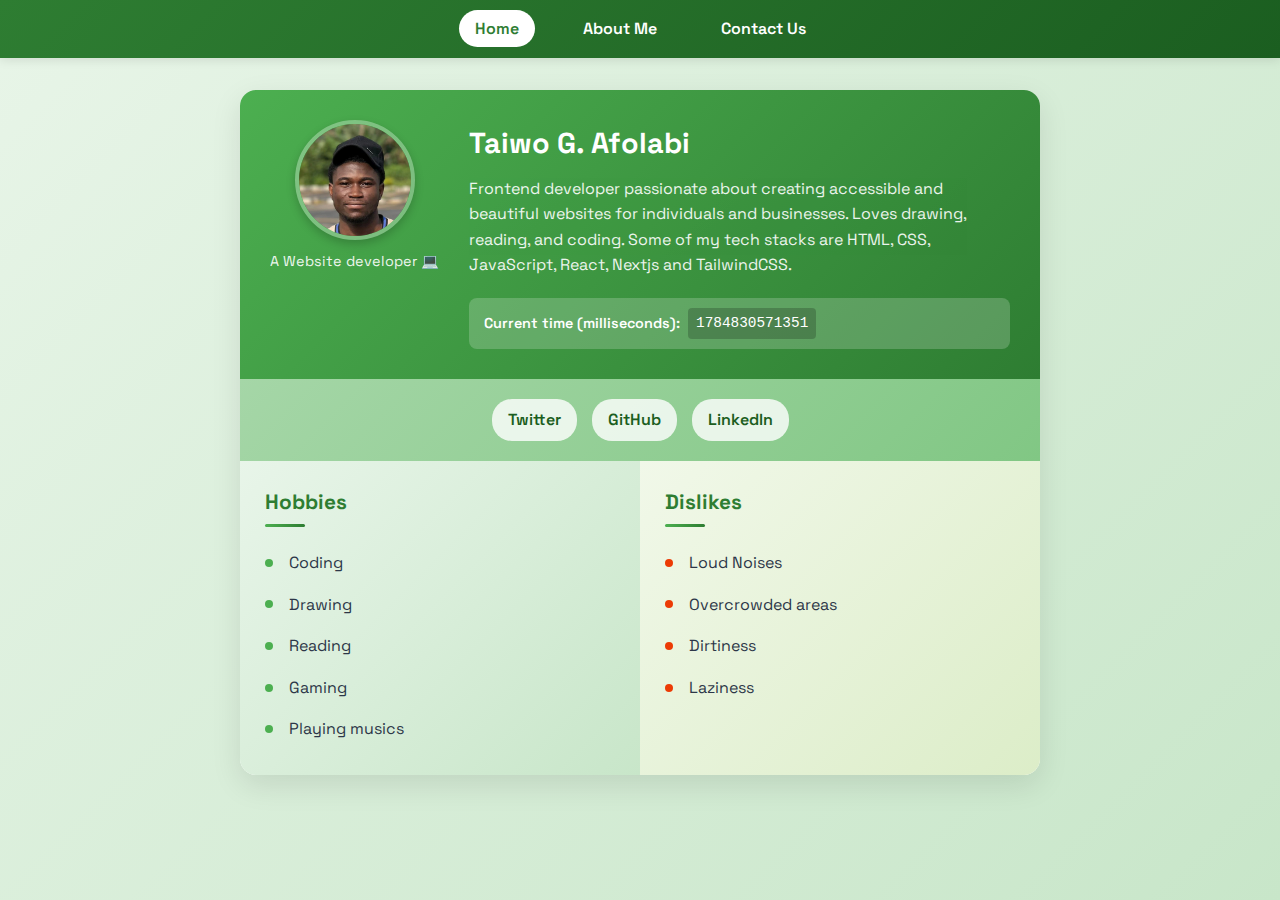
<file: index.html>
<!DOCTYPE html>
<html lang="en">
  <head>
    <meta charset="UTF-8" />
    <meta name="viewport" content="width=device-width, initial-scale=1.0" />
    <title>Taiwo Afolabi - Profile</title>
    <link rel="stylesheet" href="style.css" />
    <link rel="stylesheet" href="shared.css" />
  </head>
  <body>
    <nav class="main-nav" data-testid="test-main-navigation">
      <ul class="nav-list">
        <li><a href="index.html" class="nav-link active">Home</a></li>
        <li><a href="about.html" class="nav-link">About Me</a></li>
        <li><a href="contact.html" class="nav-link">Contact Us</a></li>
      </ul>
    </nav>

    <main class="container">
      <article class="profile-card" data-testid="test-profile-card">
        <header class="profile-header">
          <figure class="avatar-container">
            <img
              src="images/me.png"
              alt="Profile photo of Taiwo Afolabi, a frontend developer"
              class="avatar"
              data-testid="test-user-avatar"
            />
            <figcaption class="avatar-caption">
              A Website developer 💻
            </figcaption>
          </figure>

          <div class="profile-info">
            <h2 class="user-name" data-testid="test-user-name">
              Taiwo G. Afolabi
            </h2>
            <p class="user-bio" data-testid="test-user-bio">
              Frontend developer passionate about creating accessible and
              beautiful websites for individuals and businesses. Loves drawing,
              reading, and coding. Some of my tech stacks are HTML, CSS,
              JavaScript, React, Nextjs and TailwindCSS.
            </p>

            <div class="time-container">
              <span class="time-label">Current time (milliseconds):</span>
              <span
                class="user-time"
                data-testid="test-user-time"
                id="current-time"
              ></span>
            </div>
          </div>
        </header>

        <nav class="social-links" data-testid="test-user-social-links">
          <a
            href="https://x.com/afolabi_ta578?t=9Wp2w1ISKya5NA8vsnPkmA&s=09"
            target="_blank"
            rel="noopener noreferrer"
            class="social-link"
            data-testid="test-user-social-twitter"
          >
            Twitter
          </a>
          <a
            href="https://github.com/folabteegee"
            target="_blank"
            rel="noopener noreferrer"
            class="social-link"
            data-testid="test-user-social-github"
          >
            GitHub
          </a>
          <a
            href="https://www.linkedin.com/in/taiwo-afolabi-b5b827227"
            target="_blank"
            rel="noopener noreferrer"
            class="social-link"
            data-testid="test-user-social-linkedin"
          >
            LinkedIn
          </a>
        </nav>

        <div class="profile-details">
          <section class="hobbies-section">
            <h3 class="section-title">Hobbies</h3>
            <ul class="hobbies-list" data-testid="test-user-hobbies">
              <li class="hobby-item">Coding</li>
              <li class="hobby-item">Drawing</li>
              <li class="hobby-item">Reading</li>
              <li class="hobby-item">Gaming</li>
              <li class="hobby-item">Playing musics</li>
            </ul>
          </section>

          <section class="dislikes-section">
            <h3 class="section-title">Dislikes</h3>
            <ul class="dislikes-list" data-testid="test-user-dislikes">
              <li class="dislike-item">Loud Noises</li>
              <li class="dislike-item">Overcrowded areas</li>
              <li class="dislike-item">Dirtiness</li>
              <li class="dislike-item">Laziness</li>
            </ul>
          </section>
        </div>
      </article>
    </main>

    <script src="script.js"></script>
  </body>
</html>
</file>
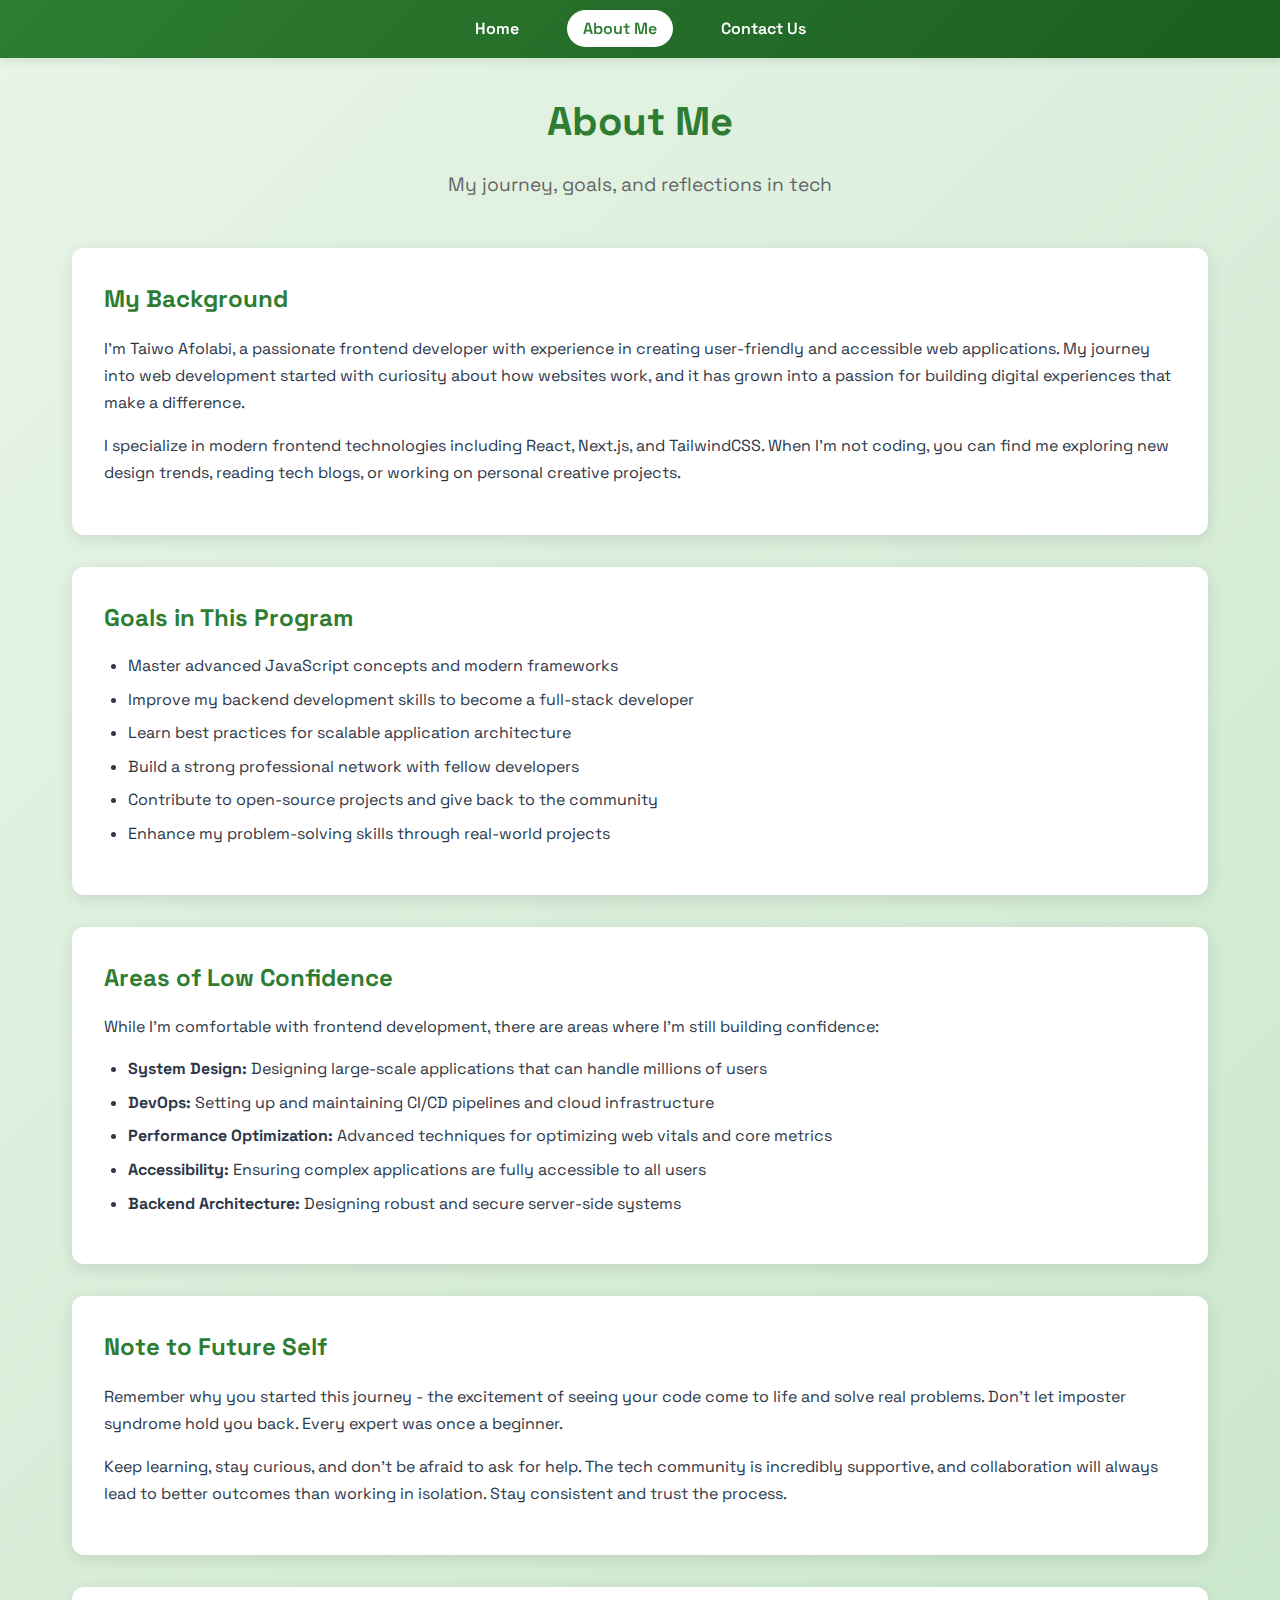
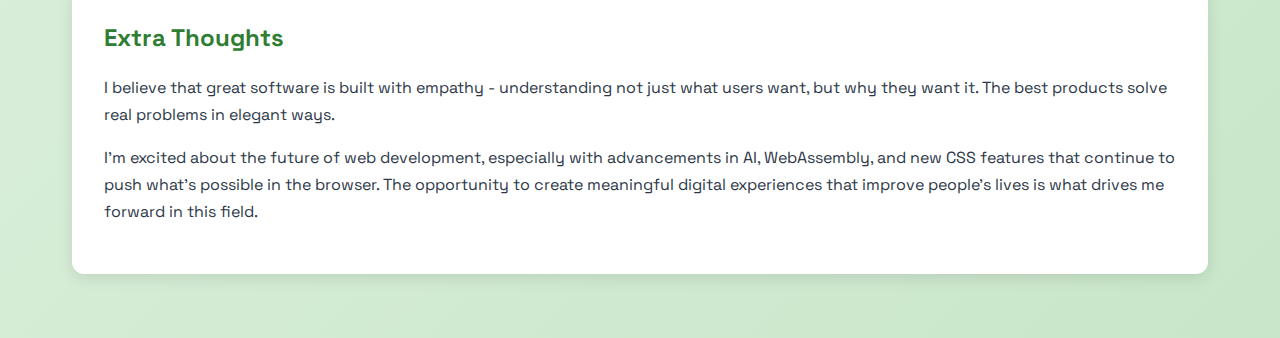
<file: about.html>
<!DOCTYPE html>
<html lang="en">
  <head>
    <meta charset="UTF-8" />
    <meta name="viewport" content="width=device-width, initial-scale=1.0" />
    <title>About Me - Taiwo Afolabi</title>
    <link rel="stylesheet" href="style.css" />
    <link rel="stylesheet" href="shared.css" />
  </head>
  <body>
    <nav class="main-nav" data-testid="test-main-navigation">
      <ul class="nav-list">
        <li><a href="index.html" class="nav-link">Home</a></li>
        <li><a href="about.html" class="nav-link active">About Me</a></li>
        <li><a href="contact.html" class="nav-link">Contact Us</a></li>
      </ul>
    </nav>

    <main class="container" data-testid="test-about-page">
      <header class="page-header">
        <h1>About Me</h1>
        <p>My journey, goals, and reflections in tech</p>
      </header>

      <section class="about-section" data-testid="test-about-bio">
        <h2>My Background</h2>
        <p>
          I'm Taiwo Afolabi, a passionate frontend developer with experience in
          creating user-friendly and accessible web applications. My journey
          into web development started with curiosity about how websites work,
          and it has grown into a passion for building digital experiences that
          make a difference.
        </p>
        <p>
          I specialize in modern frontend technologies including React, Next.js,
          and TailwindCSS. When I'm not coding, you can find me exploring new
          design trends, reading tech blogs, or working on personal creative
          projects.
        </p>
      </section>

      <section class="about-section" data-testid="test-about-goals">
        <h2>Goals in This Program</h2>
        <ul>
          <li>Master advanced JavaScript concepts and modern frameworks</li>
          <li>
            Improve my backend development skills to become a full-stack
            developer
          </li>
          <li>Learn best practices for scalable application architecture</li>
          <li>Build a strong professional network with fellow developers</li>
          <li>
            Contribute to open-source projects and give back to the community
          </li>
          <li>Enhance my problem-solving skills through real-world projects</li>
        </ul>
      </section>

      <section class="about-section" data-testid="test-about-confidence">
        <h2>Areas of Low Confidence</h2>
        <p>
          While I'm comfortable with frontend development, there are areas where
          I'm still building confidence:
        </p>
        <ul>
          <li>
            <strong>System Design:</strong> Designing large-scale applications
            that can handle millions of users
          </li>
          <li>
            <strong>DevOps:</strong> Setting up and maintaining CI/CD pipelines
            and cloud infrastructure
          </li>
          <li>
            <strong>Performance Optimization:</strong> Advanced techniques for
            optimizing web vitals and core metrics
          </li>
          <li>
            <strong>Accessibility:</strong> Ensuring complex applications are
            fully accessible to all users
          </li>
          <li>
            <strong>Backend Architecture:</strong> Designing robust and secure
            server-side systems
          </li>
        </ul>
      </section>

      <section class="about-section" data-testid="test-about-future-note">
        <h2>Note to Future Self</h2>
        <p>
          Remember why you started this journey - the excitement of seeing your
          code come to life and solve real problems. Don't let imposter syndrome
          hold you back. Every expert was once a beginner.
        </p>
        <p>
          Keep learning, stay curious, and don't be afraid to ask for help. The
          tech community is incredibly supportive, and collaboration will always
          lead to better outcomes than working in isolation. Stay consistent and
          trust the process.
        </p>
      </section>

      <section class="about-section" data-testid="test-about-extra">
        <h2>Extra Thoughts</h2>
        <p>
          I believe that great software is built with empathy - understanding
          not just what users want, but why they want it. The best products
          solve real problems in elegant ways.
        </p>
        <p>
          I'm excited about the future of web development, especially with
          advancements in AI, WebAssembly, and new CSS features that continue to
          push what's possible in the browser. The opportunity to create
          meaningful digital experiences that improve people's lives is what
          drives me forward in this field.
        </p>
      </section>
    </main>

    <script src="script.js"></script>
  </body>
</html>
</file>
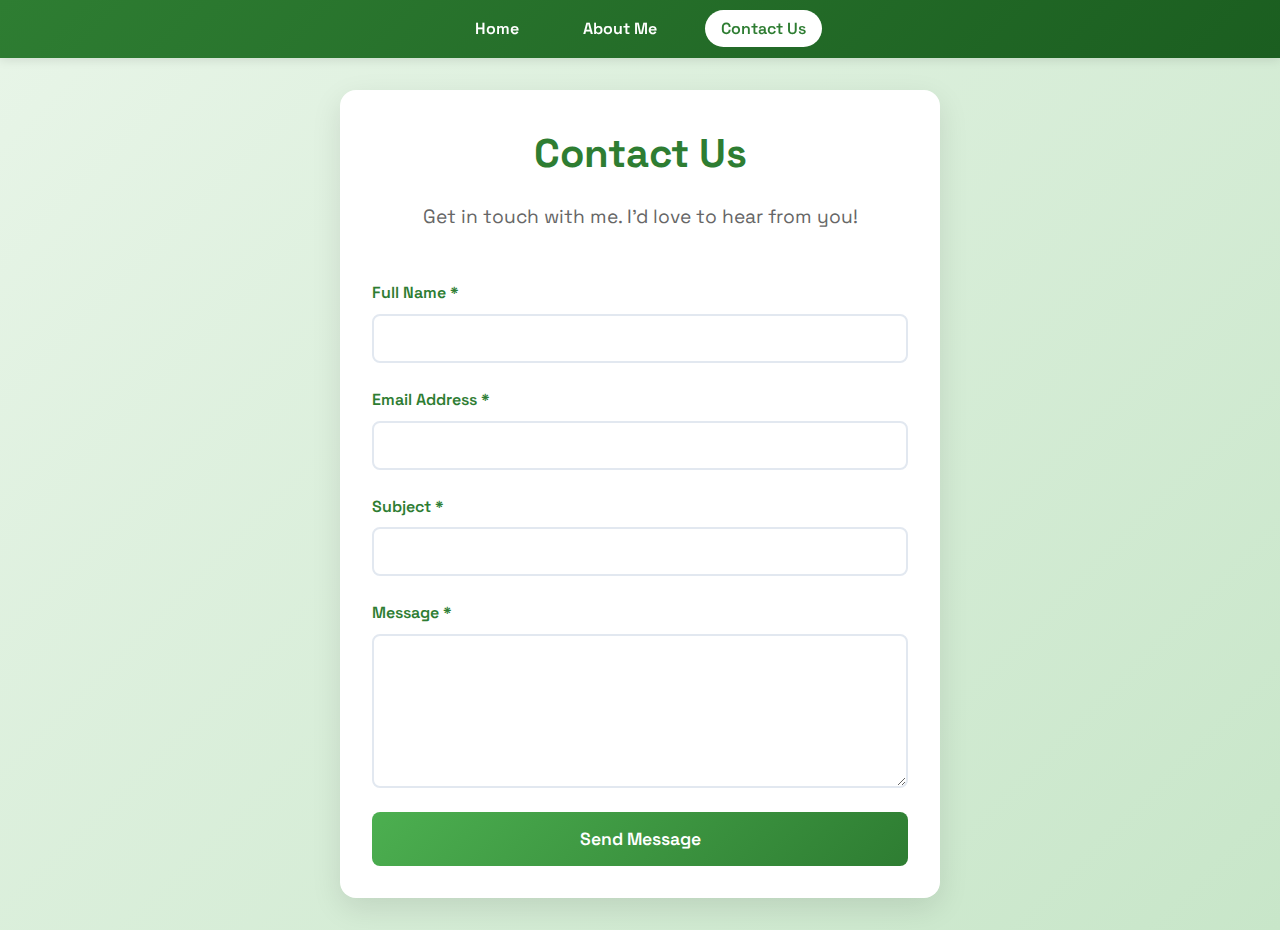
<file: contact.html>
<!DOCTYPE html>
<html lang="en">
  <head>
    <meta charset="UTF-8" />
    <meta name="viewport" content="width=device-width, initial-scale=1.0" />
    <title>Contact Us - Taiwo Afolabi</title>
    <link rel="stylesheet" href="style.css" />
    <link rel="stylesheet" href="shared.css" />
  </head>
  <body>
    <nav class="main-nav" data-testid="test-main-navigation">
      <ul class="nav-list">
        <li><a href="index.html" class="nav-link">Home</a></li>
        <li><a href="about.html" class="nav-link">About Me</a></li>
        <li><a href="contact.html" class="nav-link active">Contact Us</a></li>
      </ul>
    </nav>

    <main class="container">
      <section class="contact-section" data-testid="test-contact-page">
        <header class="page-header">
          <h1>Contact Us</h1>
          <p>Get in touch with me. I'd love to hear from you!</p>
        </header>

        <form class="contact-form" id="contactForm" novalidate>
          <div class="form-group">
            <label for="fullName" class="form-label">Full Name *</label>
            <input
              type="text"
              id="fullName"
              name="fullName"
              class="form-input"
              data-testid="test-contact-name"
              required
              aria-describedby="name-error"
            />
            <span
              class="error-message"
              id="name-error"
              data-testid="test-contact-error-name"
            ></span>
          </div>

          <div class="form-group">
            <label for="email" class="form-label">Email Address *</label>
            <input
              type="email"
              id="email"
              name="email"
              class="form-input"
              data-testid="test-contact-email"
              required
              aria-describedby="email-error"
            />
            <span
              class="error-message"
              id="email-error"
              data-testid="test-contact-error-email"
            ></span>
          </div>

          <div class="form-group">
            <label for="subject" class="form-label">Subject *</label>
            <input
              type="text"
              id="subject"
              name="subject"
              class="form-input"
              data-testid="test-contact-subject"
              required
              aria-describedby="subject-error"
            />
            <span
              class="error-message"
              id="subject-error"
              data-testid="test-contact-error-subject"
            ></span>
          </div>

          <div class="form-group">
            <label for="message" class="form-label">Message *</label>
            <textarea
              id="message"
              name="message"
              class="form-textarea"
              rows="6"
              data-testid="test-contact-message"
              required
              aria-describedby="message-error"
              minlength="10"
            ></textarea>
            <span
              class="error-message"
              id="message-error"
              data-testid="test-contact-error-message"
            ></span>
          </div>

          <button
            type="submit"
            class="submit-btn"
            data-testid="test-contact-submit"
          >
            Send Message
          </button>

          <div
            class="success-message"
            id="successMessage"
            data-testid="test-contact-success"
            style="display: none"
          >
            <p>✅ Thank you for your message! I'll get back to you soon.</p>
          </div>
        </form>
      </section>
    </main>

    <script src="script.js"></script>
  </body>
</html>
</file>
<file: style.css>
@import url("https://fonts.googleapis.com/css2?family=Inter:wght@300;400;500;600;700&display=swap");
@import url("https://fonts.googleapis.com/css2?family=Space+Grotesk:wght@300..700&display=swap");

* {
  margin: 0;
  padding: 0;
  box-sizing: border-box;
}

body {
  font-family: "Space Grotesk", sans-serif;
  line-height: 1.6;
  color: #2d3748;
  background: linear-gradient(135deg, #e8f5e8 0%, #c8e6c9 100%);
  min-height: 100vh;
}

/* Container */
.container {
  max-width: 1200px;
  margin: 0 auto;
  padding: 2rem;
}

/* Page Header */
.page-header {
  text-align: center;
  margin-bottom: 3rem;
}

.page-header h1 {
  font-size: 2.5rem;
  color: #2e7d32;
  margin-bottom: 1rem;
}

.page-header p {
  font-size: 1.2rem;
  color: #666;
}

/* Profile Card Styles */
.profile-card {
  background: white;
  border-radius: 16px;
  box-shadow: 0 10px 30px rgba(0, 0, 0, 0.1);
  overflow: hidden;
  max-width: 800px;
  width: 100%;
  margin: 0 auto;
  transition: transform 0.3s ease, box-shadow 0.3s ease;
}

.profile-card:hover {
  transform: translateY(-5px);
  box-shadow: 0 15px 40px rgba(0, 0, 0, 0.15);
}

.profile-header {
  display: flex;
  flex-direction: column;
  padding: 30px;
  background: linear-gradient(135deg, #4caf50 0%, #2e7d32 100%);
  color: white;
}

@media (min-width: 768px) {
  .profile-header {
    flex-direction: row;
    align-items: flex-start;
  }
}

.avatar-container {
  display: flex;
  flex-direction: column;
  align-items: center;
  margin-bottom: 20px;
}

@media (min-width: 768px) {
  .avatar-container {
    margin-right: 30px;
    margin-bottom: 0;
  }
}

.avatar {
  width: 120px;
  height: 120px;
  border-radius: 50%;
  object-fit: cover;
  border: 4px solid rgba(255, 255, 255, 0.3);
  box-shadow: 0 4px 10px rgba(0, 0, 0, 0.2);
}

.avatar-caption {
  margin-top: 10px;
  font-size: 0.9rem;
  opacity: 0.9;
}

.profile-info {
  flex: 1;
}

.user-name {
  font-size: 1.8rem;
  margin-bottom: 10px;
  font-weight: 700;
}

.user-bio {
  margin-bottom: 20px;
  opacity: 0.9;
  line-height: 1.6;
}

.time-container {
  display: flex;
  flex-wrap: wrap;
  align-items: center;
  gap: 8px;
  background: rgba(255, 255, 255, 0.2);
  padding: 10px 15px;
  border-radius: 8px;
  font-size: 0.9rem;
}

.time-label {
  font-weight: 600;
}

.user-time {
  font-family: "Courier New", monospace;
  background: rgba(0, 0, 0, 0.2);
  padding: 4px 8px;
  border-radius: 4px;
}

.social-links {
  display: flex;
  justify-content: center;
  padding: 20px;
  background: linear-gradient(135deg, #a5d6a7 0%, #81c784 100%);
  gap: 15px;
}

.social-link {
  color: #1b5e20;
  text-decoration: none;
  padding: 8px 16px;
  border-radius: 20px;
  background: rgba(255, 255, 255, 0.8);
  font-weight: 600;
  transition: all 0.3s ease;
  display: inline-block;
}

.social-link:focus {
  outline: 2px solid #1b5e20;
  outline-offset: 2px;
}

.social-link:hover {
  background: white;
  transform: translateY(-2px);
  box-shadow: 0 4px 8px rgba(0, 0, 0, 0.1);
}

.profile-details {
  display: grid;
  grid-template-columns: 1fr;
  gap: 0;
}

@media (min-width: 640px) {
  .profile-details {
    grid-template-columns: 1fr 1fr;
  }
}

.hobbies-section,
.dislikes-section {
  padding: 25px;
}

.hobbies-section {
  background: linear-gradient(135deg, #e8f5e9 0%, #c8e6c9 100%);
}

.dislikes-section {
  background: linear-gradient(135deg, #f1f8e9 0%, #dcedc8 100%);
}

.section-title {
  font-size: 1.3rem;
  margin-bottom: 15px;
  color: #2e7d32;
  position: relative;
  padding-bottom: 8px;
}

.section-title::after {
  content: "";
  position: absolute;
  bottom: 0;
  left: 0;
  width: 40px;
  height: 3px;
  background: linear-gradient(to right, #4caf50, #2e7d32);
  border-radius: 2px;
}

.hobbies-list,
.dislikes-list {
  list-style-type: none;
}

.hobby-item,
.dislike-item {
  padding: 8px 0;
  padding-left: 24px;
  position: relative;
}

.hobby-item::before,
.dislike-item::before {
  content: "";
  position: absolute;
  left: 0;
  top: 50%;
  transform: translateY(-50%);
  width: 8px;
  height: 8px;
  border-radius: 50%;
}

.hobby-item::before {
  background: #4caf50;
}

.dislike-item::before {
  background: #ec3b05;
}

/* Contact Form Styles */
.contact-section {
  background: white;
  border-radius: 16px;
  box-shadow: 0 10px 30px rgba(0, 0, 0, 0.1);
  padding: 2rem;
  max-width: 600px;
  margin: 0 auto;
}

.contact-form {
  display: flex;
  flex-direction: column;
  gap: 1.5rem;
}

.form-group {
  display: flex;
  flex-direction: column;
}

.form-label {
  font-weight: 600;
  margin-bottom: 0.5rem;
  color: #2e7d32;
}

.form-input,
.form-textarea {
  padding: 0.75rem;
  border: 2px solid #e2e8f0;
  border-radius: 8px;
  font-size: 1rem;
  transition: border-color 0.3s ease, box-shadow 0.3s ease;
  font-family: inherit;
}

.form-input:focus,
.form-textarea:focus {
  outline: none;
  border-color: #4caf50;
  box-shadow: 0 0 0 3px rgba(76, 175, 80, 0.1);
}

.form-textarea {
  resize: vertical;
  min-height: 120px;
}

.error-message {
  color: #d32f2f;
  font-size: 0.875rem;
  margin-top: 0.25rem;
  min-height: 1.25rem;
}

.submit-btn {
  background: linear-gradient(135deg, #4caf50 0%, #2e7d32 100%);
  color: white;
  border: none;
  padding: 1rem 2rem;
  border-radius: 8px;
  font-size: 1.1rem;
  font-weight: 600;
  cursor: pointer;
  transition: all 0.3s ease;
  font-family: inherit;
}

.submit-btn:hover,
.submit-btn:focus {
  transform: translateY(-2px);
  box-shadow: 0 5px 15px rgba(76, 175, 80, 0.3);
}

.submit-btn:active {
  transform: translateY(0);
}

.success-message {
  background: linear-gradient(135deg, #a5d6a7 0%, #81c784 100%);
  color: #1b5e20;
  padding: 1rem;
  border-radius: 8px;
  text-align: center;
  margin-top: 1rem;
}

/* About Page Styles */
.about-section {
  background: white;
  border-radius: 12px;
  padding: 2rem;
  margin-bottom: 2rem;
  box-shadow: 0 4px 15px rgba(0, 0, 0, 0.1);
}

.about-section h2 {
  color: #2e7d32;
  margin-bottom: 1rem;
  font-size: 1.5rem;
}

.about-section p {
  margin-bottom: 1rem;
  line-height: 1.7;
}

.about-section ul {
  margin-left: 1.5rem;
  margin-bottom: 1rem;
}

.about-section li {
  margin-bottom: 0.5rem;
  line-height: 1.6;
}

/* Form Validation States */
.form-input.invalid,
.form-textarea.invalid {
  border-color: #d32f2f;
  background-color: #ffebee;
}

.form-input.valid,
.form-textarea.valid {
  border-color: #4caf50;
  background-color: #e8f5e8;
}

/* Responsive Design */
@media (max-width: 768px) {
  .container {
    padding: 1rem;
  }

  .contact-section {
    padding: 1.5rem;
    margin: 1rem;
  }

  .about-section {
    padding: 1.5rem;
    margin: 1rem 0;
  }

  .page-header h1 {
    font-size: 2rem;
  }

  .profile-header {
    padding: 20px;
  }

  .social-links {
    flex-direction: column;
    align-items: center;
  }

  .social-link {
    width: 100%;
    text-align: center;
    max-width: 200px;
  }

  .hobbies-section,
  .dislikes-section {
    padding: 20px;
  }
}

@media (max-width: 480px) {
  .contact-section {
    padding: 1rem;
  }

  .about-section {
    padding: 1rem;
  }

  .submit-btn {
    padding: 0.875rem 1.5rem;
  }

  .user-name {
    font-size: 1.5rem;
  }
}
/* Enhanced Form Validation Styles */
.form-input.invalid,
.form-textarea.invalid {
  border-color: #d32f2f;
  background-color: #ffebee;
}

.form-input.valid,
.form-textarea.valid {
  border-color: #4caf50;
  background-color: #e8f5e8;
}

.error-message {
  color: #d32f2f;
  font-size: 0.875rem;
  margin-top: 0.25rem;
  min-height: 1.25rem;
  display: none;
}

.success-message {
  background: linear-gradient(135deg, #a5d6a7 0%, #81c784 100%);
  color: #1b5e20;
  padding: 1rem;
  border-radius: 8px;
  text-align: center;
  margin-top: 1rem;
  border: 1px solid #4caf50;
}

/* Submit button states */
.submit-btn:disabled {
  background: linear-gradient(135deg, #a5d6a7 0%, #81c784 100%);
  opacity: 0.6;
  cursor: not-allowed;
  transform: none;
}

.submit-btn:disabled:hover {
  transform: none;
  box-shadow: none;
}

/* Focus styles for accessibility */
.form-input:focus.invalid,
.form-textarea:focus.invalid {
  box-shadow: 0 0 0 3px rgba(211, 47, 47, 0.1);
}

.form-input:focus.valid,
.form-textarea:focus.valid {
  box-shadow: 0 0 0 3px rgba(76, 175, 80, 0.1);
}
</file>
<file: shared.css>
/* Shared Navigation Styles */
.main-nav {
  background: linear-gradient(135deg, #2e7d32 0%, #1b5e20 100%);
  padding: 1rem 0;
  box-shadow: 0 2px 10px rgba(0, 0, 0, 0.1);
  position: sticky;
  top: 0;
  z-index: 100;
}

.nav-list {
  list-style: none;
  display: flex;
  justify-content: center;
  gap: 2rem;
  margin: 0;
  padding: 0;
}

.nav-link {
  color: white;
  text-decoration: none;
  padding: 0.5rem 1rem;
  border-radius: 20px;
  transition: all 0.3s ease;
  font-weight: 600;
}

.nav-link:hover,
.nav-link:focus {
  background: rgba(255, 255, 255, 0.2);
  transform: translateY(-2px);
  outline: none;
}

.nav-link.active {
  background: white;
  color: #2e7d32;
}

/* Responsive Navigation */
@media (max-width: 768px) {
  .nav-list {
    flex-direction: column;
    gap: 0.5rem;
    align-items: center;
  }

  .nav-link {
    width: 200px;
    text-align: center;
  }
}
</file>
